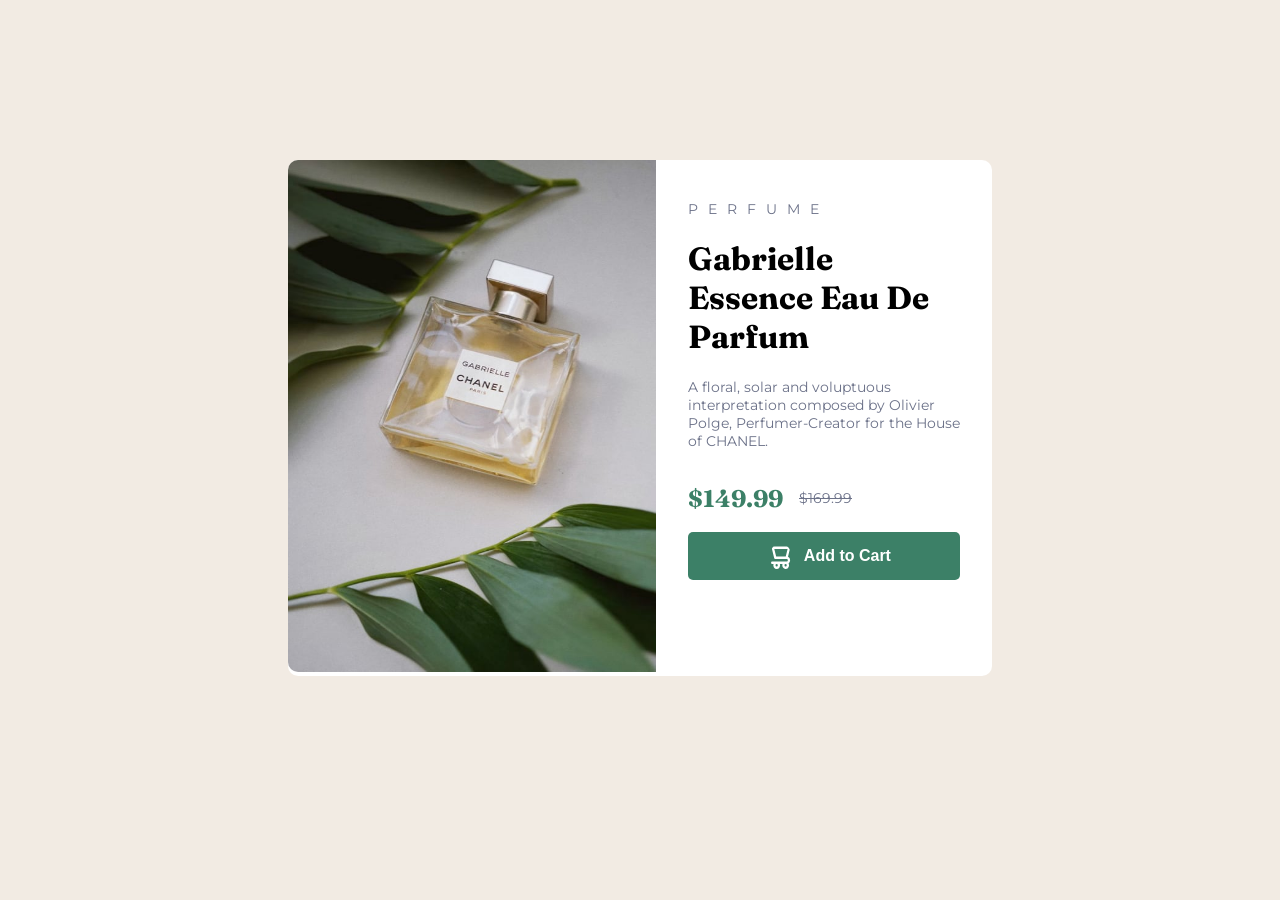
<file: index.html>
<!DOCTYPE html>
<html lang="en">
<head>
  <meta charset="UTF-8">
  <meta name="viewport" content="width=device-width, initial-scale=1.0"> <!-- displays site properly based on user's device -->

  <link rel="icon" type="image/png" sizes="32x32" href="./images/favicon-32x32.png">
  <link rel="stylesheet" href="style.css">
  
  <title>Frontend Mentor | Product preview card component</title>

  <!-- Feel free to remove these styles or customise in your own stylesheet 👍 -->
  <style>
    .attribution { font-size: 0.6875rem; text-align: center; }
    .attribution a { color: hsl(228, 45%, 44%); }
  </style>
</head>
<body>
  <div class="holder1">
    <picture>
    <source media="(min-width: 48rem)" srcset="./images/image-product-desktop.jpg">
    <img src="./images/image-product-mobile.jpg" alt="image of our product"> 
    </picture>
    <div class="holder2">
      <h2>Perfume</h2>

     <h1>Gabrielle Essence Eau De Parfum</h1>

     <p>
        A floral, solar and voluptuous interpretation composed by Olivier Polge, 
        Perfumer-Creator for the House of CHANEL.
        
      </p>

    <section>
      <h1>$149.99</h1>
      <p>
         $169.99
      </p>
    </section>
    <button>
      <img src="./images/icon-cart.svg" alt="image of shopping cart">
      <h3>Add to Cart</h3>
    </button>
    </div>
  </div>
</body>
</html>
</file>
<file: style.css>
@import url('https://fonts.googleapis.com/css2?family=Fraunces:ital,opsz,wght@0,9..144,100..900;1,9..144,100..900&family=Montserrat:ital,wght@0,100..900;1,100..900&display=swap');


body{
    background-color: hsl(30, 38%, 92%);
    font-family: "Montserrat", sans-serif;
    
}

.holder1{
    
    background-color: hsl(0, 0%, 100%) ;
    width: 22rem;
    margin: 0 auto;
    margin-top: 10rem;
    border-radius: 10px;
    
}
p{
     color: hsl(228, 12%, 48%);
     font-size: 14px;
}
h2{
    letter-spacing: 10px;
    font-size: 14px;
    color: hsl(228, 12%, 48%);
    font-weight: normal;
    text-transform:uppercase;
}
.holder1 img{
    width:100%;
    border-radius: 10px 10px 0 0;
    margin: 0 auto;
}
.holder2{
    padding: 2rem;
    padding-top: 0;
    box-sizing: border-box;
}

.holder2 h1{
    font-family: "Fraunces", serif;
}

section{
    display: flex;
    align-items: center;
}
section h1{
    margin-right: 1rem;
    color: hsl(158, 36%, 37%);
    
}
section p{
    text-decoration-line: line-through;
    font-size: 14px;
    
}
.holder1 .holder2  button{
    display: flex;
    align-items: center;
    justify-content:center;
    background-color: hsl(158, 36%, 37%);
    color:hsl(0, 0%, 100%) ;
    width:100%;
    height:2.5rem;
    border-radius: 5px;
    border:0px;
}
.holder1 .holder2 button img{
   width:8%;
   height:55%;
   margin:5%;
}


@media (min-width:48rem) {
    
    body{
  margin: 0 auto;
    }

    .holder1{
    background-color: hsl(0, 0%, 100%) ;
    width: 44rem;
    margin: 0 auto;
    margin-top: 10rem;
    border-radius: 10px;
    display: flex;
    justify-content: center;
    
}
.holder1 picture img{
    width:23rem;
    border-radius: 10px 0 0 10px;
    margin: 0 auto;
    height: 32rem;

}
.holder2{
    margin-top: 4%;
    padding: 2rem;
    padding-top: 0;
    padding-bottom: 0;
}
.holder1 .holder2 button{
    height:3rem;
}
.holder1 .holder2 button h3{
    margin:0;
    font-size: 1rem;
}
.holder1 .holder2 button:hover{
    background-color: hsl(158, 42%, 18%);
}

}
</file>
